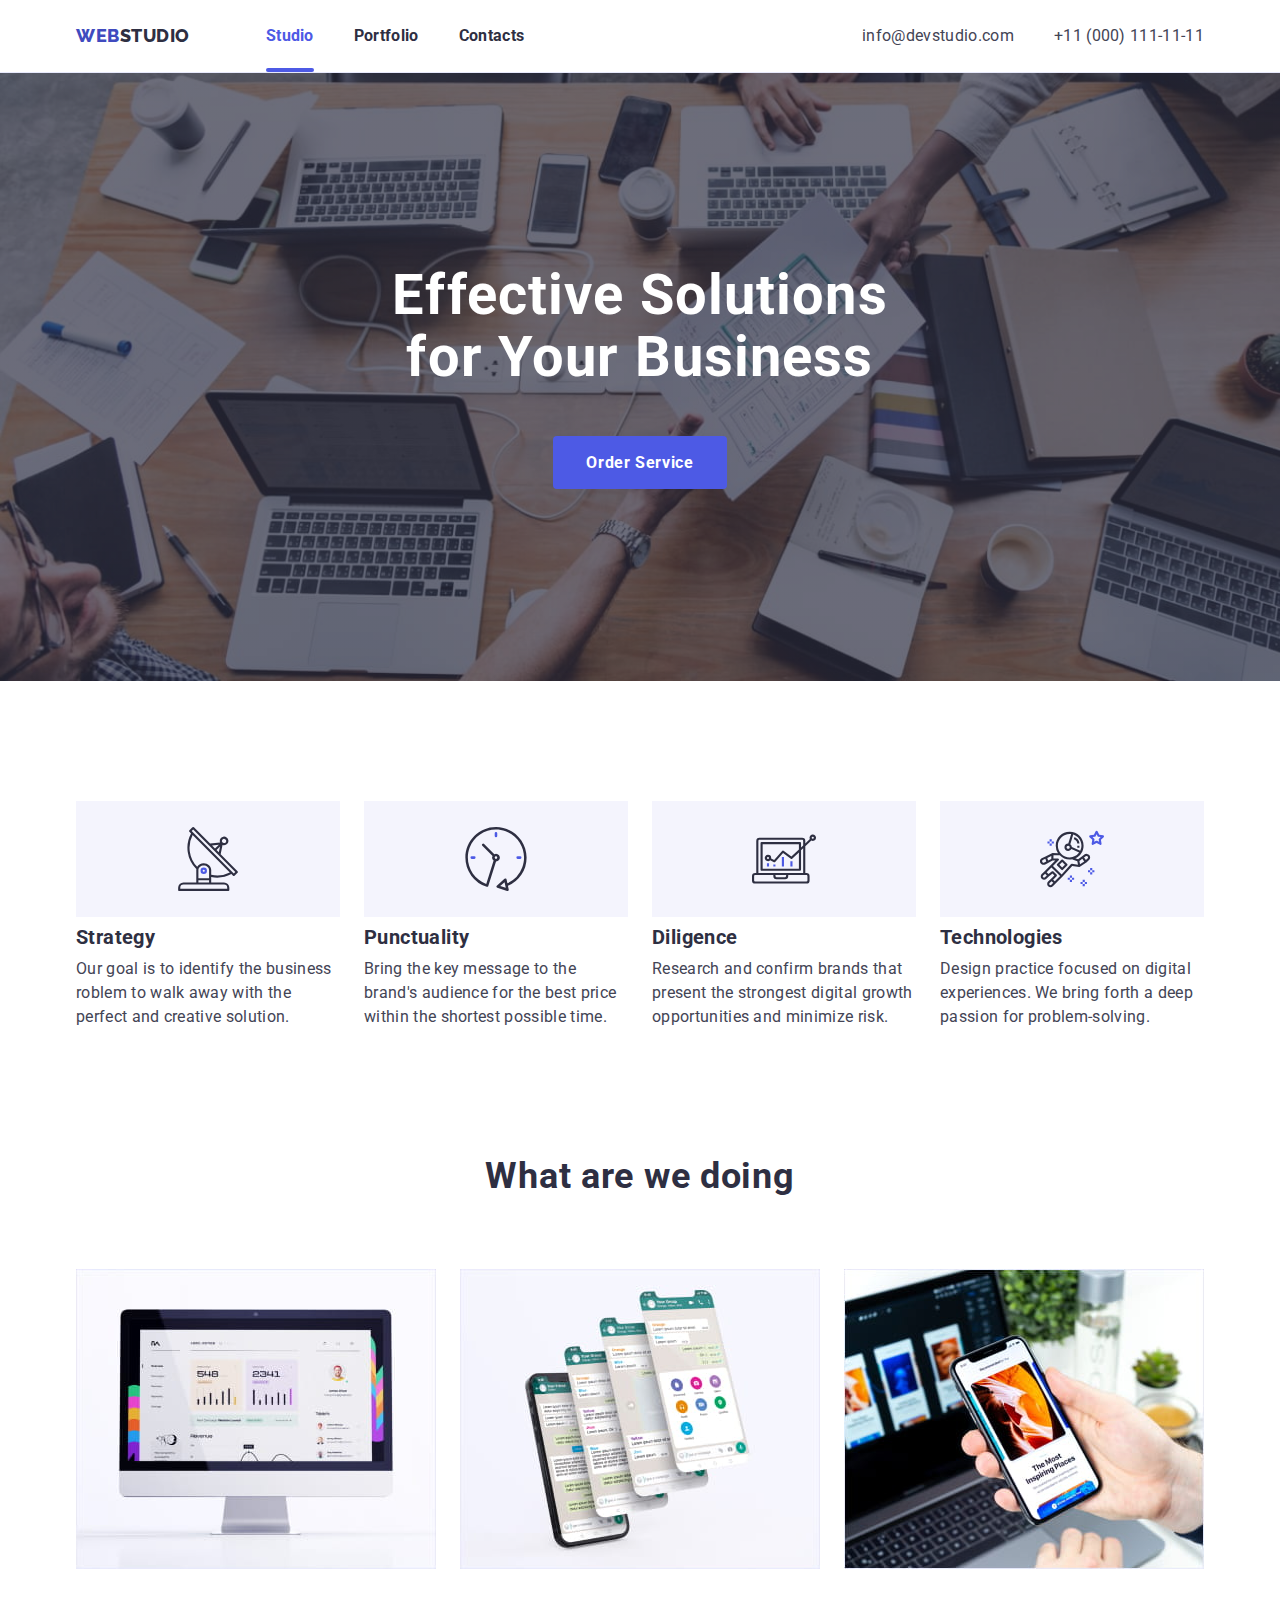
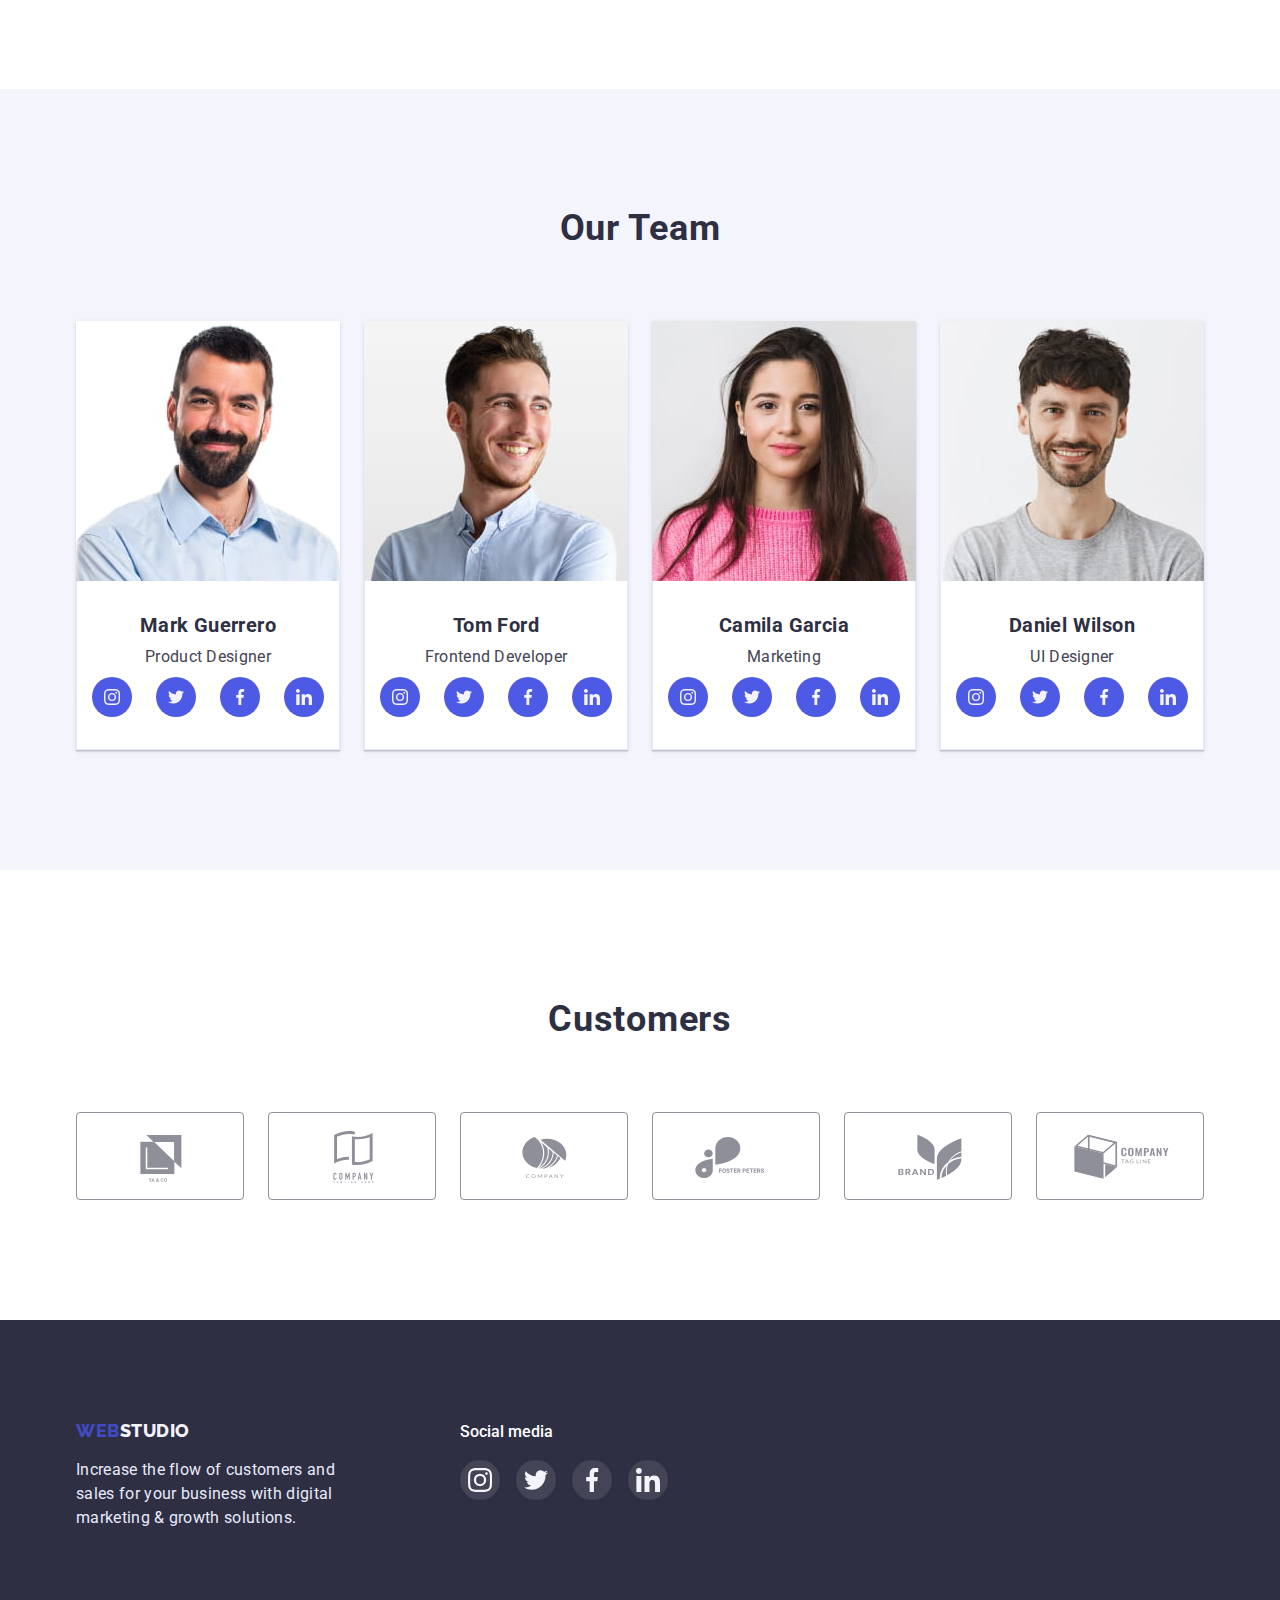
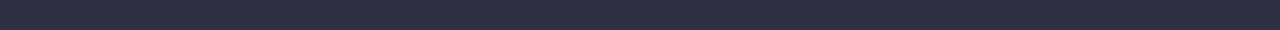
<file: index.html>
<!DOCTYPE html>
<html lang="en">

    <head>
        <meta charset="UTF-8">
        <meta http-equiv="X-UA-Compatible" content="IE=edge">
        <meta name="viewport" content="width=device-width, initial-scale=1.0">
        <title>WebStudio</title>
        <link rel="stylesheet"
            href="https://cdnjs.cloudflare.com/ajax/libs/modern-normalize/1.0.0/modern-normalize.min.css">
        <link rel="preconnect" href="https://fonts.googleapis.com">
        <link rel="preconnect" href="https://fonts.gstatic.com" crossorigin>
        <link
            href="https://fonts.googleapis.com/css2?family=Raleway:wght@800&family=Roboto:wght@400;500;700&display=swap"
            rel="stylesheet">
        <link rel="stylesheet" href="./css/styles.css">
    </head>

    <body>
        <!-----------------------------------header------------------------>
        <header class="header-section">
            <div class="container">
                <div class="header-container">
                    <nav class="site-nav">
                        <a href="" class="logo link"><span class="logo-accent">Web</span>Studio</a>
                        <ul class="site-menu list">
                            <li class="menu-item">
                                <a class="menu-link  current-page link" href="./index.html">Studio</a>
                            </li>
                            <li class="menu-item">
                                <a class="menu-link link" href="./portfolio.html">Portfolio</a>
                            </li>
                            <li class="menu-item">
                                <a class="menu-link link" href="">Contacts</a>
                            </li>
                        </ul>
                    </nav>
                    <ul class="contacts list">
                        <li class="contact-item">
                            <a class="contact-link link" href="mailto:">info@devstudio.com</a>
                        </li>
                        <li class="contact-item">
                            <a class="contact-link link" href="tel:+110001111111">+11 (000) 111-11-11</a>
                        </li>
                    </ul>
                </div>
            </div>
        </header>
        <main>
            <!-------------------------------hero block--------------------------->
            <section class="hero-section">
                <h1 class="hero">Effective Solutions for Your Business</h1>
                <button class="main-button" type="button" data-modal-open>Order Service</button>
            </section>
            <!--------------------------------fitures----------------------------->
            <section class="fiture-section">
                <div class="container">
                    <ul class="fiture-list list">
                        <li class="fiture-item ">
                            <div class="fiture-icon-list">
                                <svg class="fiture-icon">
                                    <use href="./images/icons.svg#antenna"></use>
                                </svg>
                            </div>

                            <h2 class="secondary-titles">Strategy</h2>
                            <p class="subtitles">Our goal is to identify the business roblem to walk away with the
                                perfect
                                and creative solution. </p>
                        </li>
                        <li class="fiture-item">
                            <div class="fiture-icon-list">
                                <svg class="fiture-icon">
                                    <use href="./images/icons.svg#clock"></use>
                                </svg>
                            </div>
                            <h2 class="secondary-titles">Punctuality</h2>
                            <p class="subtitles">Bring the key message to the brand's audience for the best price within
                                the
                                shortest possible time.</p>
                        </li>
                        <li class="fiture-item">
                            <div class="fiture-icon-list">
                                <svg class="fiture-icon">
                                    <use href="./images/icons.svg#diagram"></use>
                                </svg>
                            </div>
                            <h2 class="secondary-titles">Diligence</h2>
                            <p class="subtitles">Research and confirm brands that present the strongest digital growth
                                opportunities and minimize risk.</p>
                        </li>
                        <li class="fiture-item">
                            <div class="fiture-icon-list">
                                <svg class="fiture-icon">
                                    <use href="./images/icons.svg#astronaut"></use>
                                </svg>
                            </div>
                            <h2 class="secondary-titles">Technologies</h2>
                            <p class="subtitles">Design practice focused on digital experiences. We bring forth a deep
                                passion for problem-solving.</p>
                        </li>
                    </ul>
                </div>
            </section>
            <!---------------------------------basic services--------------------------->
            <section class="section">
                <div class="container">
                    <h3 class="titles">What are we doing</h3>
                    <ul class="service-list list">
                        <li class="service-item">
                            <img class="service-img" src="./images/computer.jpg"
                                alt=" a photo of a computer monitor with a website page" width="360">
                        </li>
                        <li class="service-item">
                            <img class="service-img" src="./images/mobilapp.jpg" alt=" a photo of a mobile screen"
                                width="360">
                        </li>
                        <li class="service-item">
                            <img class="service-img" src="./images/mobile.jpg"
                                alt=" a photo of a computer and mobile phone screen with website page" width="360">
                        </li>
                    </ul>
                </div>
            </section>
            <!----------------------------------team section------------------------------->
            <section class="team-section">
                <div class="container">
                    <div class="">
                        <h3 class="titles">Our Team</h3>
                        <ul class="team-list list">
                            <li class="team-item">
                                <img src="./images/img1.jpg" alt="Product Designer's photo" width="264">
                                <div class="team-content">
                                    <h2 class="secondary-titles">Mark Guerrero</h2>
                                    <p class="subtitles">Product Designer</p>
                                    <ul class="team-social-icons list">
                                        <li class="team-social-list">
                                            <a href="" class="social-link link">
                                                <svg class="social-icon">
                                                    <use href="./images/icons.svg#instagram" width="16" height="16">
                                                    </use>
                                                </svg>
                                            </a>
                                        </li>
                                        <li class="">
                                            <a href="" class="social-link link">
                                                <svg class="social-icon">
                                                    <use href="./images/icons.svg#twitter" width="16" height="16"></use>
                                                </svg>
                                            </a>
                                        </li>
                                        <li class="">
                                            <a href="" class="social-link link">
                                                <svg class="social-icon">
                                                    <use href="./images/icons.svg#facebook" width="16" height="16">
                                                    </use>
                                                </svg>
                                            </a>
                                        </li>
                                        <li class="">
                                            <a href="" class="social-link link">
                                                <svg class="social-icon">
                                                    <use href="./images/icons.svg#linkedin" width="16" height="16">
                                                    </use>
                                                </svg>
                                            </a>
                                        </li>
                                    </ul>
                                </div>
                            </li>
                            <li class="team-item">
                                <img src="./images/img2.jpg" alt="Frontend Developer's photo" width="264">
                                <div class="team-content">
                                    <h2 class="secondary-titles">Tom Ford</h2>
                                    <p class="subtitles">Frontend Developer</p>
                                    <ul class="team-social-icons list">
                                        <li class="team-social-list">
                                            <a href="" class="social-link link">
                                                <svg class="social-icon">
                                                    <use href="./images/icons.svg#instagram" width="16" height="16">
                                                    </use>
                                                </svg>
                                            </a>
                                        </li>
                                        <li class="">
                                            <a href="" class="social-link">
                                                <svg class="social-icon">
                                                    <use href="./images/icons.svg#twitter" width="16" height="16"></use>
                                                </svg>
                                            </a>
                                        </li>
                                        <li class="">
                                            <a href="" class="social-link">
                                                <svg class="social-icon">
                                                    <use href="./images/icons.svg#facebook" width="16" height="16">
                                                    </use>
                                                </svg>
                                            </a>
                                        </li>
                                        <li class="">
                                            <a href="" class="social-link">
                                                <svg class="social-icon">
                                                    <use href="./images/icons.svg#linkedin" width="16" height="16">
                                                    </use>
                                                </svg>
                                            </a>
                                        </li>
                                    </ul>
                                </div>
                            </li>
                            <li class="team-item">
                                <img src="./images/img3.jpg" alt="marketer's photo" width="264">
                                <div class="team-content">
                                    <h2 class="secondary-titles">Camila Garcia</h2>
                                    <p class="subtitles">Marketing</p>
                                    <ul class="team-social-icons list">
                                        <li class="team-social-list">
                                            <a href="" class="social-link link">
                                                <svg class="social-icon">
                                                    <use href="./images/icons.svg#instagram" width="16" height="16">
                                                    </use>
                                                </svg>
                                            </a>
                                        </li>
                                        <li class="">
                                            <a href="" class="social-link">
                                                <svg class="social-icon">
                                                    <use href="./images/icons.svg#twitter" width="16" height="16"></use>
                                                </svg>
                                            </a>
                                        </li>
                                        <li class="">
                                            <a href="" class="social-link">
                                                <svg class="social-icon">
                                                    <use href="./images/icons.svg#facebook" width="16" height="16">
                                                    </use>
                                                </svg>
                                            </a>
                                        </li>
                                        <li class="">
                                            <a href="" class="social-link">
                                                <svg class="social-icon">
                                                    <use href="./images/icons.svg#linkedin" width="16" height="16">
                                                    </use>
                                                </svg>
                                            </a>
                                        </li>
                                    </ul>
                                </div>
                            </li>
                            <li class="team-item">
                                <img src="./images/img4.jpg" alt="UI Designer's photo" width="264">
                                <div class="team-content">
                                    <h2 class="secondary-titles">Daniel Wilson</h2>
                                    <p class="subtitles">UI Designer</p>
                                    <ul class="team-social-icons list">
                                        <li class="team-social-list">
                                            <a href="" class="social-link link">
                                                <svg class="social-icon">
                                                    <use href="./images/icons.svg#instagram" width="16" height="16">
                                                    </use>
                                                </svg>
                                            </a>
                                        </li>
                                        <li class="">
                                            <a href="" class="social-link">
                                                <svg class="social-icon">
                                                    <use href="./images/icons.svg#twitter" width="16" height="16"></use>
                                                </svg>
                                            </a>
                                        </li>
                                        <li class="">
                                            <a href="" class="social-link">
                                                <svg class="social-icon">
                                                    <use href="./images/icons.svg#facebook" width="16" height="16">
                                                    </use>
                                                </svg>
                                            </a>
                                        </li>
                                        <li class="">
                                            <a href="" class="social-link">
                                                <svg class="social-icon">
                                                    <use href="./images/icons.svg#linkedin" width="16" height="16">
                                                    </use>
                                                </svg>
                                            </a>
                                        </li>
                                    </ul>
                                </div>
                            </li>
                        </ul>
                    </div>
                </div>
            </section>
            <section class="customer-section">
                <div class="container">
                    <h3 class="titles">Customers</h3>
                    <ul class="customer-list list">
                        <li>
                            <a href="" class="customer-link">
                                <svg class="customer-icon">
                                    <use href="./images/icons.svg#logo6" width="104" height="56"></use>
                                </svg>
                            </a>
                        </li>
                        <li>
                            <a href="" class="customer-link">
                                <svg class="customer-icon">
                                    <use href="./images/icons.svg#logo1" width="104" height="56"></use>
                                </svg>
                            </a>
                        </li>
                        <li>
                            <a href="" class="customer-link">
                                <svg class="customer-icon">
                                    <use href="./images/icons.svg#logo2" width="104" height="56"></use>
                                </svg>
                            </a>
                        </li>
                        <li>
                            <a href="" class="customer-link">
                                <svg class="customer-icon">
                                    <use href="./images/icons.svg#logo3" width="104" height="56"></use>
                                </svg>
                            </a>
                        </li>
                        <li>
                            <a href="" class="customer-link">
                                <svg class="customer-icon">
                                    <use href="./images/icons.svg#logo4" width="104" height="56"></use>
                                </svg>
                            </a>
                        </li>
                        <li>
                            <a href="" class="customer-link">
                                <svg class="customer-icon">
                                    <use href="./images/icons.svg#logo5" width="104" height="56"></use>
                                </svg>
                            </a>
                        </li>

                    </ul>

                </div>
            </section>
        </main>
        <!-------------------footer section---------------------------->
        <footer class="footer">
            <div class="container">
                <div class="footer-container">
                    <div class="footer-list">
                        <a href="" class="footer-logo link"><span class="footer-accent">Web</span>Studio</a>

                        <p class="footer-text">Increase the flow of customers and sales for your business with digital
                            marketing
                            &
                            growth solutions.</p>
                    </div>

                    <div class="social-list">
                        <h4 class="social-media-title"> Social media
                        </h4>
                        <ul class="media-list list">
                            <li class="media-item">
                                <a href="" class="media-link">
                                    <svg class="media-icon">
                                        <use href="./images/icons.svg#instagram" width="24" height="24"></use>
                                    </svg>
                                </a>
                            </li>
                            <li>
                                <a href="" class="media-link">
                                    <svg class="media-icon">
                                        <use href="./images/icons.svg#twitter" width="24" height="24"></use>
                                    </svg>
                                </a>
                            </li>
                            <li>
                                <a href="" class="media-link">
                                    <svg class="media-icon">
                                        <use href="./images/icons.svg#facebook" width="24" height="24"></use>
                                    </svg>
                                </a>
                            </li>
                            <li>
                                <a href="" class="media-link">
                                    <svg class="media-icon">
                                        <use href="./images/icons.svg#linkedin" width="24" height="24"></use>
                                    </svg>
                                </a>
                            </li>
                        </ul>
                    </div>
                </div>
            </div>
        </footer>
        <!-------------------modal window---------------->

        <div class="backdrop is-hidden" data-modal>
            <div class="modal-window">
                <button type="button" class="modal-close-button" data-modal-close>
                    <svg class="modal-button-icon">
                        <use href="./images/icons.svg#icon-close-btn" width="8" height="8"></use>
                    </svg>
                </button>
            </div>
        </div>
        <script src="./js/modal.js"></script>
    </body>

</html>
</file>
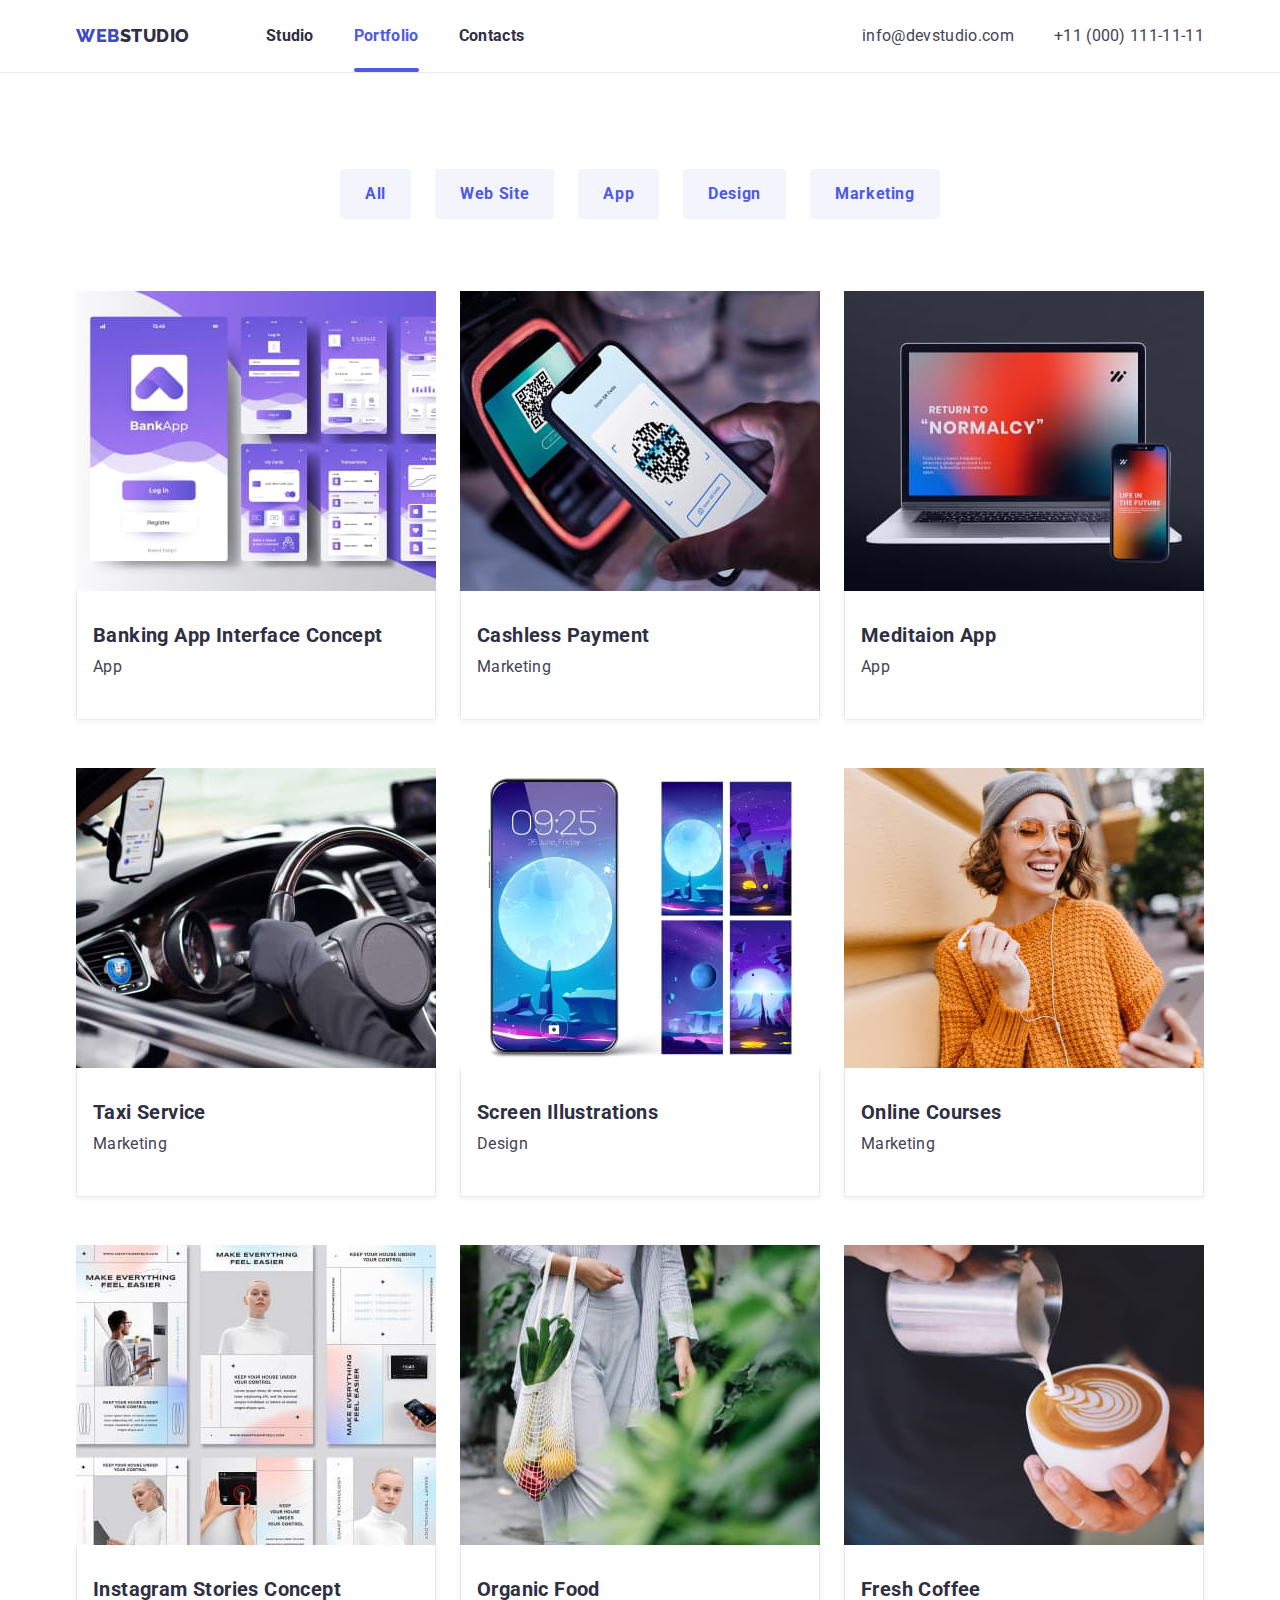
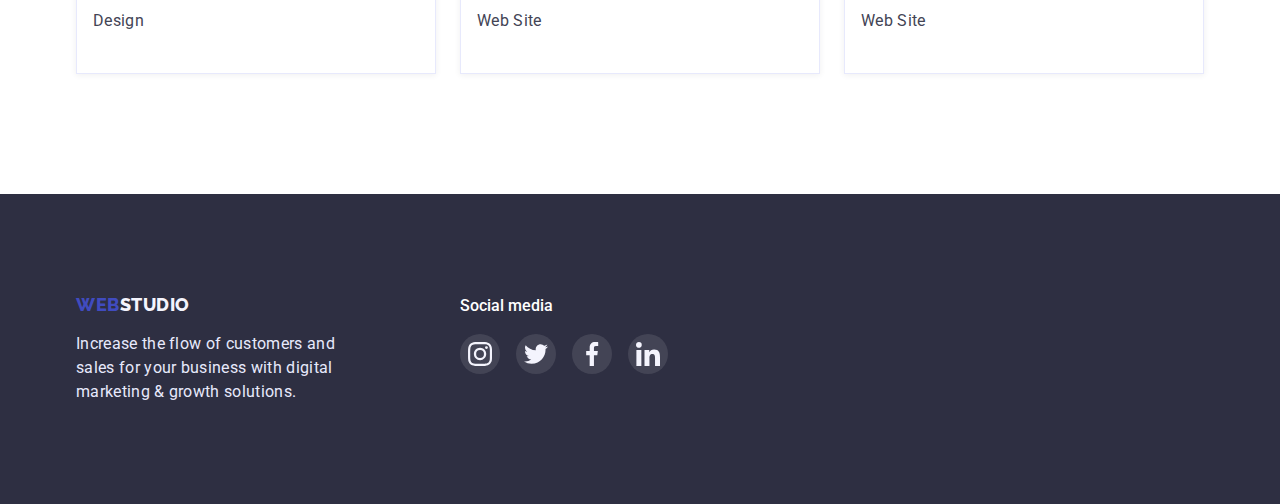
<file: portfolio.html>
<!DOCTYPE html>
<html lang="en">

    <head>
        <meta charset="UTF-8">
        <meta http-equiv="X-UA-Compatible" content="IE=edge">
        <meta name="viewport" content="width=device-width, initial-scale=1.0">
        <title>Portfolio</title>
        <link rel="stylesheet"
            href="https://cdnjs.cloudflare.com/ajax/libs/modern-normalize/1.0.0/modern-normalize.min.css">
        <link rel="preconnect" href="https://fonts.googleapis.com">
        <link rel="preconnect" href="https://fonts.gstatic.com" crossorigin>
        <link
            href="https://fonts.googleapis.com/css2?family=Raleway:wght@800&family=Roboto:wght@400;500;700&display=swap"
            rel="stylesheet">
        <link rel="stylesheet" href="./css/styles.css">
    </head>

    <body>
        <!------------------------------------header------------------------>
        <header class="header-section">
            <div class="container">
                <div class="header-container">
                    <nav class="site-nav">
                        <a href="" class="logo link"><span class="logo-accent">Web</span>Studio</a>
                        <ul class="site-menu list">
                            <li class="menu-item">
                                <a class="menu-link link" href="./index.html">Studio</a>
                            </li>
                            <li class="menu-item">
                                <a class="menu-link current-page link" href="./portfolio.html">Portfolio</a>
                            </li>
                            <li class="menu-item">
                                <a class="menu-link link" href="">Contacts</a>
                            </li>
                        </ul>
                    </nav>
                    <ul class="contacts list">
                        <li class="contact-item">
                            <a class="contact-link link" href="mailto:">info@devstudio.com</a>
                        </li>
                        <li class="contact-item">
                            <a class="contact-link link" href="tel:+110001111111">+11 (000) 111-11-11</a>
                        </li>
                    </ul>
                </div>
            </div>
        </header>
        <!------------------------------------MAIN CONTENT---------------------------->

        <!----------------------------------portfolio section---------------------------->
        <main>
            <section class="portfolio-section">
                <div class="container">
                    <h1 class="visually-hidden">Examples of working</h1>
                    <ul class="button-list list">
                        <li class="filter-btn">
                            <button class="buttons" type="button">All</button>
                        </li>
                        <li class="filter-btn">
                            <button class="buttons" type="button">Web Site</button>
                        </li>
                        <li class="filter-btn">
                            <button class="buttons" type="button">App</button>
                        </li>
                        <li class="filter-btn">
                            <button class="buttons" type="button">Design</button>
                        </li>
                        <li class="filter-btn">
                            <button class="buttons" type="button">Marketing</button>
                        </li>
                    </ul>
                    <ul class="image-list list">
                        <li class="image-item">
                            <a href="" class=" image-link link">
                                <div class="portfolio-image-container">
                                    <img src="./images/images1.jpg" alt="photo of the banking app" width="360"
                                        height="300">
                                    <p class="portfolio-overlay">14 Stylish and User-Friendly App Design Concepts · Task
                                        Manager App · Calorie Tracker App · Exotic Fruit Ecommerce App · Cloud Storage
                                        App</p>
                                </div>
                                <div class="content-card">
                                    <h2 class="secondary-titles">Banking App Interface Concept</h2>
                                    <p class="subtitles">App</p>

                                </div>
                            </a>
                        </li>
                        <li class="image-item">
                            <a href="" class=" image-link link">
                                <div class="portfolio-image-container">
                                    <img src="./images/images2.jpg" alt="cashless payment" width="360" height="300">
                                    <p class="portfolio-overlay">14 Stylish and User-Friendly App Design Concepts · Task
                                        Manager App · Calorie Tracker App ·
                                        Exotic Fruit Ecommerce App · Cloud Storage App</p>
                                </div>
                                <div class="content-card">
                                    <h2 class="secondary-titles">Cashless Payment</h2>
                                    <p class="subtitles">Marketing</p>
                                </div>
                            </a>
                        </li>
                        <li class="image-item">
                            <a href="" class=" image-link link">
                                <div class="portfolio-image-container">
                                    <img src="./images/images3.jpg" alt="a laptop and a phone with meditaion"
                                        width="360" height="300">
                                    <p class="portfolio-overlay">14 Stylish and User-Friendly App Design Concepts · Task
                                        Manager App · Calorie Tracker App ·
                                        Exotic Fruit Ecommerce App · Cloud Storage App</p>
                                </div>
                                <div class="content-card">
                                    <h2 class="secondary-titles">Meditaion App</h2>
                                    <p class="subtitles">App</p>
                                </div>
                            </a>
                        </li>
                        <li class="image-item">
                            <a href="" class=" image-link link">
                                <div class="portfolio-image-container">
                                    <img src="./images/images4.jpg" alt="taxi steering wheel with driver's hands"
                                        width="360" height="300">
                                    <p class="portfolio-overlay">14 Stylish and User-Friendly App Design Concepts · Task
                                        Manager App · Calorie Tracker App ·
                                        Exotic Fruit Ecommerce App · Cloud Storage App</p>
                                </div>
                                <div class="content-card">
                                    <h2 class="secondary-titles">Taxi Service</h2>
                                    <p class="subtitles">Marketing</p>
                                </div>
                            </a>
                        </li>
                        <li class="image-item">
                            <a href="" class=" image-link link">
                                <div class="portfolio-image-container">
                                    <img src="./images/images5.jpg" alt="phone with screen illustrations" width="360"
                                        height="300">
                                    <p class="portfolio-overlay">14 Stylish and User-Friendly App Design Concepts · Task
                                        Manager App · Calorie Tracker App · Exotic Fruit Ecommerce App · Cloud Storage
                                        App</p>
                                </div>
                                <div class="content-card">
                                    <h2 class="secondary-titles">Screen Illustrations</h2>
                                    <p class="subtitles">Design</p>
                                </div>
                            </a>
                        </li>
                        <li class="image-item">
                            <a href="" class=" image-link link">
                                <div class="portfolio-image-container">
                                    <img src="./images/images6.jpg"
                                        alt="A girl is talking  with someone on the phone online" width="360"
                                        height="300">
                                    <p class="portfolio-overlay">14 Stylish and User-Friendly App Design Concepts · Task
                                        Manager App · Calorie Tracker App ·
                                        Exotic Fruit Ecommerce App · Cloud Storage App</p>
                                </div>
                                <div class="content-card">
                                    <h2 class="secondary-titles">Online Courses</h2>
                                    <p class="subtitles">Marketing</p>
                                </div>
                            </a>
                        </li>
                        <li class="image-item">
                            <a href="" class=" image-link link">
                                <div class="portfolio-image-container">
                                    <img src="./images/images7.jpg" alt="screenshots of the instagram stories concept"
                                        width="360" height="300">
                                    <p class="portfolio-overlay"> 14 Stylish and User-Friendly App Design Concepts ·
                                        Task Manager App · Calorie Tracker App ·
                                        Exotic Fruit Ecommerce App · Cloud Storage App
                                    </p>
                                </div>
                                <div class="content-card">
                                    <h2 class="secondary-titles">Instagram Stories Concept</h2>
                                    <p class="subtitles">Design</p>
                                </div>
                            </a>
                        </li>
                        <li class="image-item">
                            <a href="" class=" image-link link">
                                <div class="portfolio-image-container">
                                    <img src="./images/images8.jpg" alt="woman with food in a bag" width="360"
                                        height="300">
                                    <p class="portfolio-overlay">14 Stylish and User-Friendly App Design Concepts · Task
                                        Manager App · Calorie Tracker App ·
                                        Exotic Fruit Ecommerce App · Cloud Storage App</p>
                                </div>
                                <div class="content-card">
                                    <h2 class="secondary-titles">Organic Food</h2>
                                    <p class="subtitles">Web Site</p>
                                </div>
                            </a>
                        </li>
                        <li class="image-item">
                            <a href="" class=" image-link link">
                                <div class="portfolio-image-container">
                                    <img src="./images/images9.jpg" alt="a cup of coffee in the hands of a barista"
                                        width="360" height="300">
                                    <p class="portfolio-overlay">14 Stylish and User-Friendly App Design Concepts · Task
                                        Manager App · Calorie Tracker App ·
                                        Exotic Fruit Ecommerce App · Cloud Storage App </p>
                                </div>
                                <div class="content-card">
                                    <h2 class="secondary-titles">Fresh Coffee</h2>
                                    <p class="subtitles">Web Site</p>
                                </div>
                            </a>
                        </li>
                    </ul>
                </div>
            </section>
        </main>
        <!---------------------------- portfolio footer---------------------------->
        <footer class="footer">
            <div class="container">
                <div class="footer-container">
                    <div class="footer-list">
                        <a href="" class="footer-logo link"><span class="footer-accent">Web</span>Studio</a>

                        <p class="footer-text">Increase the flow of customers and sales for your business with digital
                            marketing
                            &
                            growth solutions.</p>
                    </div>

                    <div class="social-list">
                        <h4 class="social-media-title"> Social media
                        </h4>
                        <ul class="media-list list">
                            <li class="media-item">
                                <a href="" class="media-link">
                                    <svg class="media-icon">
                                        <use href="./images/icons.svg#instagram" width="24" height="24"></use>
                                    </svg>
                                </a>
                            </li>
                            <li>
                                <a href="" class="media-link">
                                    <svg class="media-icon">
                                        <use href="./images/icons.svg#twitter" width="24" height="24"></use>
                                    </svg>
                                </a>
                            </li>
                            <li>
                                <a href="" class="media-link">
                                    <svg class="media-icon">
                                        <use href="./images/icons.svg#facebook" width="24" height="24"></use>
                                    </svg>
                                </a>
                            </li>
                            <li>
                                <a href="" class="media-link">
                                    <svg class="media-icon">
                                        <use href="./images/icons.svg#linkedin" width="24" height="24"></use>
                                    </svg>
                                </a>
                            </li>
                        </ul>
                    </div>
                </div>
            </div>
        </footer>
    </body>

</html>
</file>
<file: css/styles.css>
:root {
    --primary-color: #2E2F42;
    --secondary-color-text: #434455;
    --main-background-color: #FFFFFF;
    --secondary-background-color: #F4F4FD;
    --accent-color: #4D5AE5;
    --btn-hover-color: #404BBF;
    --footer-text-color: #E7E9FC;
    --main-letter-spacing: 0.02em;
}


h1,
h2,
h3,
h4,
p {
    margin: 0px;
}

ul,
li {
    margin: 0px;
    padding: 0px;
}

.list {
    list-style: none;
    padding-left: 0px;
}

Img {
    display: block;
}

.container {
    width: 1158px;
    margin-left: auto;
    margin-right: auto;
    padding-left: 15px;
    padding-right: 15px;
    align-items: center;

}


.header-container {
    display: flex;
    align-items: center;
}

.header-section {
    background-color: var(--main-background-color);
    border-bottom: 1px solid var(--footer-text-color);
}


/*------------------ SITE NAVIGATION----------------------*/

/*------------------- Logo styles--------------*/

.logo {
    color: var(--primary-color);
    font-family: 'Raleway', sans-serif;
    font-weight: 800;
    font-size: 18px;
    line-height: 1.33;
    letter-spacing: 0.03em;
    text-transform: uppercase;
}

.logo-accent {
    color: var(--btn-hover-color);
}

/*------------- Main manu--------------*/

.site-nav {
    display: flex;
    align-items: center;
}

.site-menu {
    display: flex;
    margin-left: 76px;
}

.site-menu .menu-item:not(:last-child) {
    margin-right: 40px;
}


.menu-link {
    position: relative;
    display: block;
    padding-top: 24px;
    padding-bottom: 24px;

}

.menu-link.current-page::after {
    position: absolute;
    left: 0;
    bottom: 0;
    content: '';
    display: block;
    width: 100%;
    height: 4px;
    background-color: var(--accent-color);
    border-radius: 2px;
}


.menu-item .menu-link {
    color: var(--primary-color);
    font-family: 'Roboto', sans-serif;
    font-weight: 700;
    font-size: 16px;
    line-height: 1.5;
    letter-spacing: var(--main-letter-spacing);
    transition: color 250ms cubic-bezier(0.4, 0, 0.2, 1);
}

.menu-item .menu-link:hover,
.menu-item .menu-link:focus {
    color: var(--accent-color);
}

.menu-item > .current-page {
color: var(--accent-color);
}
/*----------------------Contacts--------------------*/

.contacts {
    display: flex;
    margin-left: auto;
}


.container .contact-item+.contact-item {
    margin-left: 40px;
}

.contact-item .contact-link {
    color: var(--secondary-color-text);
    font-family: 'Roboto', sans-serif;
    font-size: 16px;
    line-height: 1.5;
    letter-spacing: var(--main-letter-spacing);
    transition: color 250ms cubic-bezier(0.4, 0, 0.2, 1);
}

.contact-item .contact-link:hover,
.contact-item .contact-link:focus {
    color: var(--accent-color);
}

.link {
    text-decoration: none;
}


/*----------------------HERO SECTION--------------------*/

.hero-section {
    background: var(--primary-color);
    padding-top: 192px;
    padding-bottom: 192px;
    text-align: center;
    background-image: linear-gradient(rgba(46, 47, 66, 0.7), rgba(46, 47, 66, 0.7)), url(../images/people-office.jpg);
    background-color: var(--primary-color);
    background-size: cover;
    max-width: 1440px;
    margin-left: auto;
    margin-right: auto;
}

.hero {
    max-width: 496px;
    margin-left: auto;
    margin-right: auto;
    font-size: 56px;
    letter-spacing: var(--main-letter-spacing);
    line-height: 1.1;
    color: var(--main-background-color);

}

.visually-hidden {
    position: absolute;
    white-space: nowrap;
    width: 1px;
    height: 1px;
    overflow: hidden;
    border: 0;
    padding: 0;
    clip: rect(0 0 0 0);
    clip-path: inset(50%);
    margin: -1px;
}

/*----------------------------BODY--------------------*/
body {
    font-family: 'Roboto', sans-serif;
    color: var(--primary-color);
    background: var(--main-background-color);
}

/*--------------------------- SITE  BUTTONS -------------------*/

/*------------------------  Main buttons------------------------*/

.main-button {
    display: inline-block;
    padding: 16px 32px;
    margin-top: 48px;

    color: var(--main-background-color);
    background: var(--accent-color);
    align-items: center;
    border-radius: 4px;
    border: 1px solid transparent;


    font-family: inherit;
    font-weight: 700;
    font-size: 16px;
    line-height: 1.2;
    letter-spacing: 0.04em;
    cursor: pointer;
    transition: background-color 250ms cubic-bezier(0.4, 0, 0.2, 1),
    box-shadow 250ms cubic-bezier(0.4, 0, 0.2, 1);
}

.main-button:hover,
.main-button:focus {
    background: var(--btn-hover-color);
    box-shadow: 0px 4px 4px rgba(0, 0, 0, 0.15);
}


/*--------------------  Portfolio buttons-----------------------*/

.buttons {
    display: flex;
    padding: 12px 24px;

    font-family: inherit;
    font-weight: 700;
    font-size: 16px;
    line-height: 1.5;
    letter-spacing: 0.04em;

    color: var(--accent-color);
    background: var(--secondary-background-color);
    border-radius: 4px;
    border: 1px solid transparent;
    cursor: pointer;
    transition: background-color 250ms cubic-bezier(0.4, 0, 0.2, 1),  
    color 250ms cubic-bezier(0.4, 0, 0.2, 1),
    border 250ms cubic-bezier(0.4, 0, 0.2, 1), 
     box-shadow 250ms cubic-bezier(0.4, 0, 0.2, 1);
}



.buttons:hover,
.buttons:focus {
    color: var(--main-background-color);
    background: var(--accent-color);
    border: 1px solid var(--accent-color);
    box-shadow: 0px 2px 2px rgba(0, 0, 0, 0.12),
        0px 2px 1px rgba(0, 0, 0, 0.08),
        0px 3px 1px rgba(0, 0, 0, 0.1);
}

.button-list {
    display: flex;
    margin-bottom: 72px;
    justify-content: center;
}

.button-list .filter-btn:not(:last-child) {
    margin-right: 24px;
}


/*----------------------FITURE SECTION----------------------*/

.fiture-section {
    padding-top: 120px;
}


.section {
    padding-top: 120px;
    padding-bottom: 120px;
}

.fiture-list {
    display: flex;
}

.fiture-icon {
    width: 64px;
    height: 64px;
}


.fiture-icon-list {
    display: flex;
    width: 264px;
    height: 116px;
    margin-bottom: 8px;

    background-color: var(--secondary-background-color);
    align-items: center;
    justify-content: center;
}

.container .fiture-item:not(:last-child) {
    margin-right: 24px;
}



/*----------------------- SERVICES---------------------*/

.service-list {
    display: flex;
    margin-top: 72px;
}

.container .service-item:not(:last-child) {
    margin-right: 24px;
}

/*--------------------------TEAM-SECTION------------------*/

.team-section {
    background: var(--secondary-background-color);
    padding-top: 120px;
    padding-bottom: 120px;
}

.team-list {
    display: flex;
    flex-wrap: wrap;
    margin-top: 72px;
    gap: 24px;
}

.team-item {
    box-shadow: 0px 2px 1px rgba(46, 47, 66, 0.08),
        0px 1px 1px rgba(46, 47, 66, 0.16),
        0px 1px 6px rgba(46, 47, 66, 0.08);
}

.team-content {
    padding-top: 32px;
    padding-bottom: 32px;
    text-align: center;
    background-color: var(--main-background-color);
    border-right: 1px solid var(--footer-text-color);
    border-bottom: 1px solid var(--footer-text-color);
    border-left: 1px solid var(--footer-text-color);

}


.team-social-icons {
    display: flex;
    justify-content: center;
    gap: 24px;
   
}


.social-link {
    display: flex;
    width: 40px;
    height: 40px;
    align-items: center;
    justify-content: center;

    background-color: var(--accent-color);
    border-radius: 50%;
    transition: background-color 250ms cubic-bezier(0.4, 0, 0.2, 1);
}

.social-link:hover,
.social-link:focus {
    background-color: var(--btn-hover-color);
}

.social-icon {
    width: 16px;
    height: 16px;

    fill: var(--secondary-background-color);
}





/* ----------------------PORTFOLIO SERVICES--------------------------*/
.image-list {
    display: flex;
    flex-wrap: wrap;
}

.image-link {
    display: block;
    color: var(--primary-color);
}



.image-item:hover {
    box-shadow: 0px 2px 1px rgba(46, 47, 66, 0.08),
        0px 1px 1px rgba(46, 47, 66, 0.16),
        0px 1px 6px rgba(46, 47, 66, 0.08);
 
}


.image-item {
    flex-basis: calc((100%/-48px)-3);
    margin-right: 24px;
    margin-bottom: 48px;
    transition: box-shadow 250ms cubic-bezier(0.4, 0, 0.2, 1);
}

.image-item:nth-child(3n) {
    margin-right: 0;
}

.image-item:nth-child(n+7) {
    margin-bottom: 0px;
}


.content-card {
    padding-left: 16px;
    padding-top: 32px;
    padding-bottom: 32px;

    border-right: 1px solid var(--footer-text-color);
    border-bottom: 1px solid var(--footer-text-color);
    border-left: 1px solid var(--footer-text-color);
    box-shadow: 0px 1px 6px rgba(46, 47, 66, 0.08);
}

/*-------------------- PORTFPLIO OVERLAY---------------------*/
.portfolio-image-container {
    position: relative;
    overflow: hidden;
}


.portfolio-overlay {
    position: absolute;
    left: 0;
    top: 0;
    width: 100%;
    height: 100%;
    overflow: scroll-y;
    transform: translate(0, 100%);
    transition: transform 250ms cubic-bezier(0.4, 0, 0.2, 1);

    font-family: 'Roboto', sans-serif;
    font-size: 16px;
    line-height: 1.5;
    letter-spacing: var(--main-letter-spacing);
    color: #F4F4FD;
    padding-top: 40px;
    padding-left: 32px;
    padding-right: 32px;

    background-color: rgba(77, 90, 229, 0.9);
}

.image-link:hover .portfolio-overlay,
.image-link:focus .portfolio-overlay {
    transform: translate(0, 0);
   
}


.portfolio-section {
    padding-top: 96px;
    padding-bottom: 120px;
}

/* -----------------------TITLES AND SUBTITLES---------------------------*/

.titles {
    font-size: 36px;
    line-height: 1.11;
    letter-spacing: var(--main-letter-spacing);
    text-align: center;
}


.secondary-titles {
    font-size: 20px;
    line-height: 1.2;
    letter-spacing: var(--main-letter-spacing);
}

.subtitles {
    margin-top: 8px;
    margin-bottom: 8px;

    font-family: 'Roboto', sans-serif;
    font-size: 16px;
    line-height: 1.5;
    letter-spacing: var(--main-letter-spacing);

    color: var(--secondary-color-text);
}

/* ------------------CUSTOMERS----------------------*/

.customer-section {
    padding-top: 130px;
    padding-bottom: 120px;
}

.customer-list {
    display: flex;
    flex-wrap: wrap;
    margin-top: 72px;
    gap: 24px;
}

.customer-icon {
    width: 104px;
    height: 56px;
}

.customer-link {
    display: flex;
    justify-content: center;
    align-items: center;
    width: 168px;
    height: 88px;
    border: 1px solid #8E8F99;
    border-radius: 4px;

    fill: #8E8F99;

    transition: fill 250ms cubic-bezier(0.4, 0, 0.2, 1), 
    border-color 250ms cubic-bezier(0.4, 0, 0.2, 1);
}


.customer-link:hover,
.customer-link:focus {
    fill: var(--accent-color);
    border-color: var(--accent-color);
    
}






/*------------------- FOOTER STYLES ----------------*/

.footer {
    padding-top: 100px;
    padding-bottom: 100px;
    background: var(--primary-color);
}

.footer-container {
    display: flex;
}

.social-list {
    margin-left: 120px;
}

.footer-logo {
    font-family: 'Raleway', sans-serif;
    font-weight: 800;
    font-size: 18px;
    line-height: 1.2;
    letter-spacing: 0.03em;
    text-transform: uppercase;

     color: var(--secondary-background-color);
}

.footer-accent {
    color: var(--btn-hover-color);
}

.footer-text {
    margin-top: 16px;
    width: 264px;

    font-family: 'Roboto', sans-serif;
    font-size: 16px;
    line-height: 1.5;
    letter-spacing: var(--main-letter-spacing);
    color: var(--footer-text-color);
}


.media-list {
    display: flex;
    gap: 16px;
    margin-top: 16px;
}

.media-icon {
    width: 24px;
    height: 24px;
}

.social-media-title {
    font-family: 'Roboto', sans-serif;
    font-weight: 500;
    font-size: 16px;
    line-height: 1.5;

    color: var(--main-background-color);
}

.media-link {
    display: flex;
    width: 40px;
    height: 40px;
    justify-content: center;
    align-items: center;

    background-color: rgba(255, 255, 255, 0.1);
    fill: var(--secondary-background-color);
    border-radius: 50%;

    transition: background-color 250ms cubic-bezier(0.4, 0, 0.2, 1)
}

.media-link:hover,
.media-link:focus {
    background-color: #31D0AA;
}

/*=============MODAL WINDOW=====================*/
.backdrop {
    position: fixed;
    top: 0;
    left: 0;
    z-index: 100;
    min-width: 100%;
    min-height: 100%;
    background-color: rgba(46, 47, 66, 0.4);

    opacity: 1;
    transition: opacity 250ms cubic-bezier(0.4, 0, 0.2, 1);
}


.backdrop.is-hidden {
    opacity: 0;
    pointer-events: none;
}


.backdrop.is-hidden .modal-window {
    transform: translate(-50%, -50%) scale(0.9);
    transition: transform 250ms cubic-bezier(0.4, 0, 0.2, 1);
}


.modal-window {
    position: absolute;
    top: 50%;
    left: 50%;

    width: 408px;
    height: 576px;
    background-color: #FCFCFC;
    border-radius: 4px;
    box-shadow: 0px, 2px, 1px, rgba(0, 0, 0, 0.2),
        0px, 1px, 3px, rgba(0, 0, 0, 0.12),
        0px, 1px, 1px, rgba(0, 0, 0, 0.14);

    transform: translate(-50%, -50%) scale(1);
    transition: transform 250ms cubic-bezier(0.4, 0, 0.2, 1);
}


.modal-close-button {
    position: absolute;
    top: 24px;
    right: 24px;

    display: flex;
    justify-content: center;
    align-items: center;
    width: 24px;
    height: 24px;
    
    border-radius: 50%;
    background-color: #E7E9FC;
    border: 1px solid rgba(0, 0, 0, 0.1);
    padding: 0;
    cursor: pointer;

    transition: transform 250ms cubic-bezier(0.4, 0, 0.2, 1);
}


.modal-button-icon {
    width: 8px;
    height: 8px;
}
</file>
